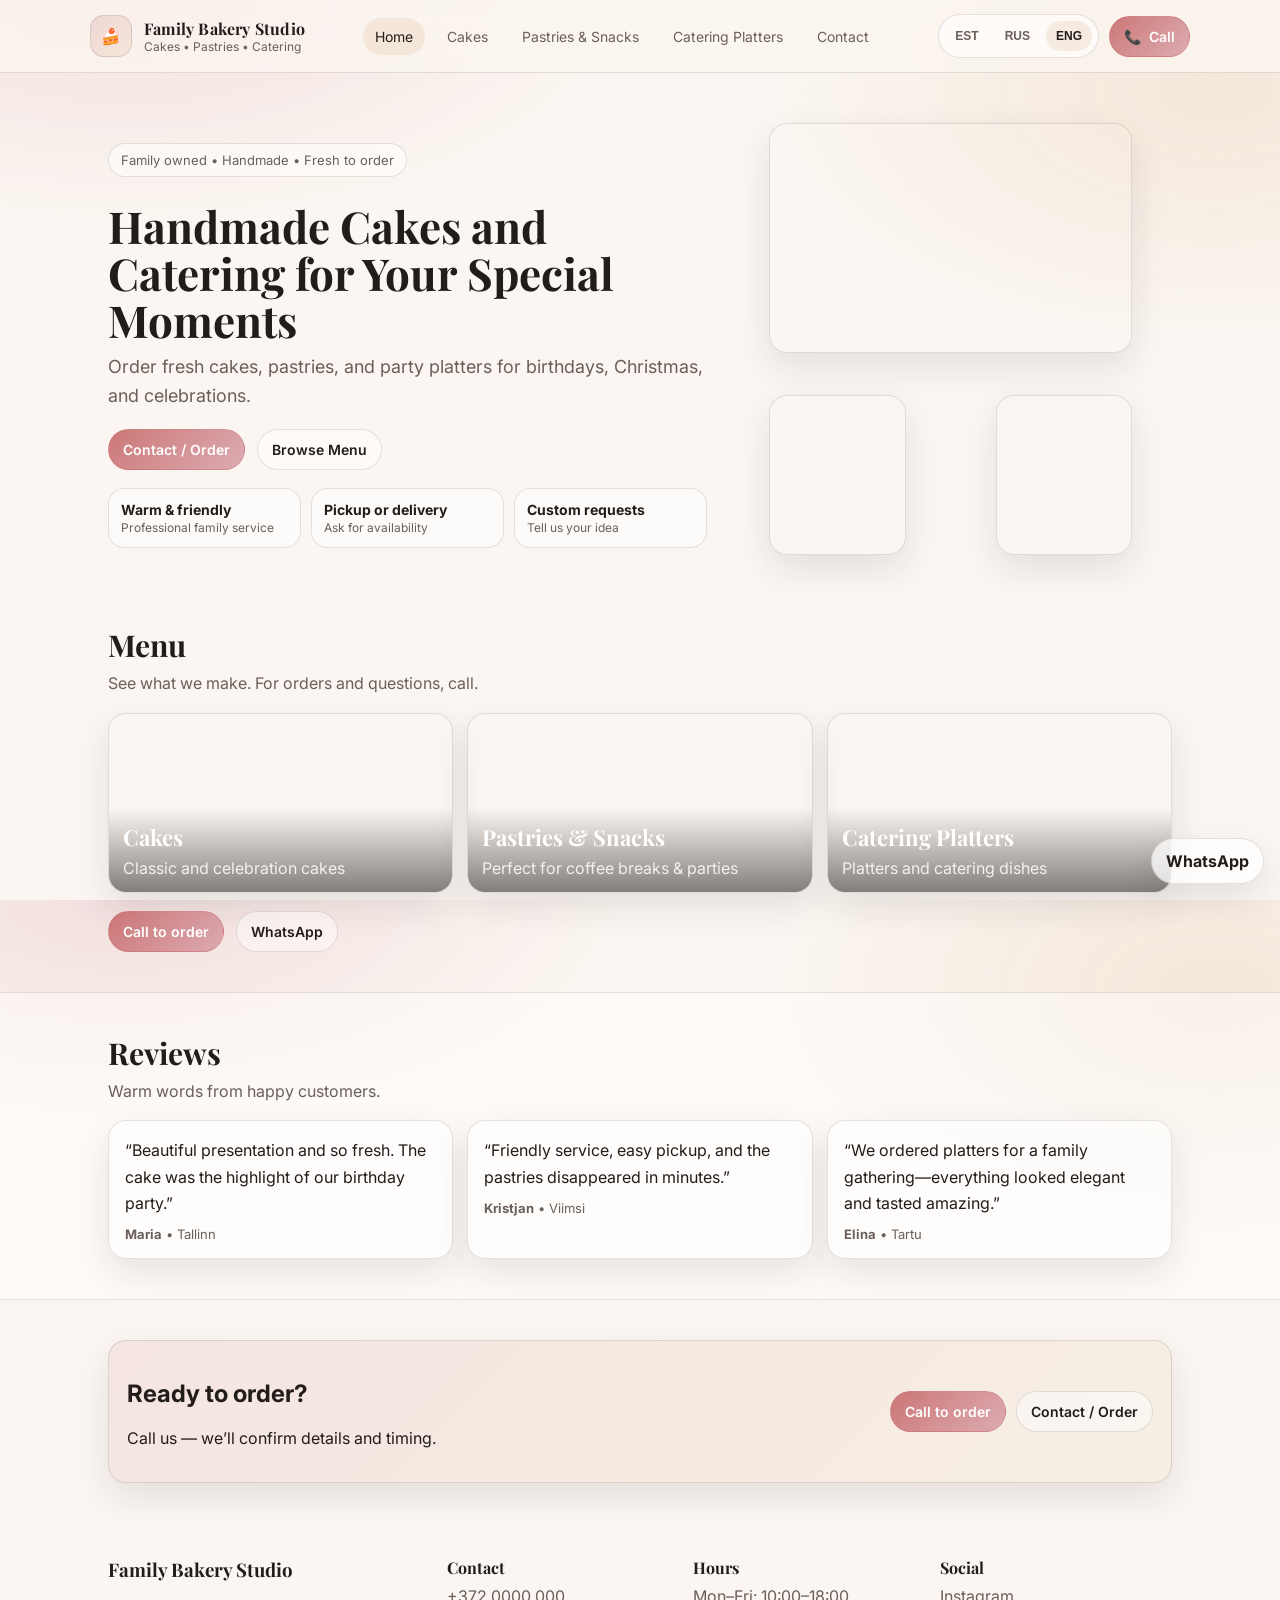
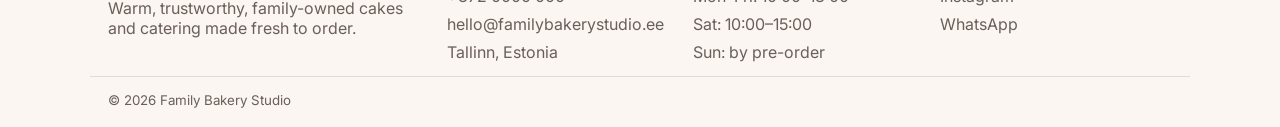
<file: index.html>
<!doctype html>
<html lang="en" data-lang>
<head>
  <meta charset="utf-8" />
  <meta name="viewport" content="width=device-width, initial-scale=1" />
  <title data-i18n="meta.title.home">Family Bakery Studio — Handmade Cakes & Catering</title>
  <meta name="description" content="Handmade cakes, pastries, and catering platters for birthdays, Christmas, and celebrations." data-i18n-attr="content" data-i18n="meta.desc.home" />
  <link rel="preconnect" href="https://fonts.googleapis.com">
  <link rel="preconnect" href="https://fonts.gstatic.com" crossorigin>
  <link href="https://fonts.googleapis.com/css2?family=Playfair+Display:wght@500;600;700&family=Inter:wght@300;400;500;600&display=swap" rel="stylesheet">
  <link rel="stylesheet" href="assets/css/styles.css" />
  <link rel="icon" href="assets/img/favicon.svg" type="image/svg+xml" />
</head>
<body>
  <a class="skip-link" href="#main" data-i18n="a.skip">Skip to content</a>

  <header class="site-header" data-header>
    <div class="container header-inner">
      <a class="brand" href="index.html" aria-label="Go to homepage">
        <span class="brand-mark" aria-hidden="true">🍰</span>
        <span class="brand-text">
          <span class="brand-name" data-i18n="brand.name">Family Bakery Studio</span>
          <span class="brand-tag" data-i18n="brand.tag">Cakes • Pastries • Catering</span>
        </span>
      </a>

      <nav class="nav" aria-label="Primary">
        <button class="nav-toggle" type="button" data-nav-toggle aria-expanded="false" aria-controls="nav-menu">
          <span class="nav-toggle-lines" aria-hidden="true"></span>
          <span class="sr-only" data-i18n="nav.menu">Menu</span>
        </button>

        <div class="nav-menu" id="nav-menu" data-nav-menu>
          <a href="index.html" class="nav-link is-active" data-i18n="nav.home">Home</a>
          <a href="cakes.html" class="nav-link" data-i18n="nav.cakes">Cakes</a>
          <a href="pastries.html" class="nav-link" data-i18n="nav.pastries">Pastries & Snacks</a>
          <a href="platters.html" class="nav-link" data-i18n="nav.platters">Catering Platters</a>
          <a href="contact.html" class="nav-link" data-i18n="nav.contact">Contact</a>
        </div>
      </nav>

      <div class="header-actions">
        <div class="lang" role="group" aria-label="Language">
          <button class="lang-btn" type="button" data-lang-btn data-lang-value="et">EST</button>
          <button class="lang-btn" type="button" data-lang-btn data-lang-value="ru">RUS</button>
          <button class="lang-btn" type="button" data-lang-btn data-lang-value="en">ENG</button>
        </div>
        <a class="btn btn-primary" href="#" data-call>
          <span aria-hidden="true">📞</span>
          <span data-i18n="cta.call">Call</span>
        </a>
      </div>
    </div>
  </header>

  <main id="main">
    <section class="hero">
      <div class="container hero-grid">
        <div class="hero-copy">
          <p class="pill" data-i18n="home.pill">Family owned • Handmade • Fresh to order</p>
          <h1 data-i18n="home.headline">Handmade Cakes and Catering for Your Special Moments</h1>
          <p class="lead" data-i18n="home.subheadline">Order fresh cakes, pastries, and party platters for birthdays, Christmas, and celebrations.</p>
          <div class="hero-cta">
            <a class="btn btn-primary" href="contact.html" data-i18n="cta.contact">Contact / Order</a>
            <a class="btn btn-ghost" href="#menu" data-i18n="cta.browse">Browse Menu</a>
          </div>
          <div class="hero-trust">
            <div class="trust-item">
              <strong data-i18n="home.trust.1.t">Warm & friendly</strong>
              <span data-i18n="home.trust.1.d">Professional family service</span>
            </div>
            <div class="trust-item">
              <strong data-i18n="home.trust.2.t">Pickup or delivery</strong>
              <span data-i18n="home.trust.2.d">Ask for availability</span>
            </div>
            <div class="trust-item">
              <strong data-i18n="home.trust.3.t">Custom requests</strong>
              <span data-i18n="home.trust.3.d">Tell us your idea</span>
            </div>
          </div>
        </div>

        <div class="hero-media" aria-label="Food photography preview">
          <div class="photo-grid">
            <figure class="photo" style="--ph:url('https://images.unsplash.com/photo-1542826438-bd32f43d626f?auto=format&fit=crop&w=1200&q=70')">
              <figcaption class="sr-only">Cake on a stand</figcaption>
            </figure>
            <figure class="photo" style="--ph:url('https://images.unsplash.com/photo-1542826438-1c3d11b1b6d5?auto=format&fit=crop&w=1200&q=70')">
              <figcaption class="sr-only">Pastries on tray</figcaption>
            </figure>
            <figure class="photo" style="--ph:url('https://images.unsplash.com/photo-1540189549336-e6e99c3679fe?auto=format&fit=crop&w=1200&q=70')">
              <figcaption class="sr-only">Catering platter</figcaption>
            </figure>
          </div>
        </div>
      </div>
    </section>

    <section class="section" id="menu">
      <div class="container">
        <div class="section-head">
          <h2 data-i18n="home.menu.title">Menu</h2>
          <p data-i18n="home.menu.desc">See what we make. For orders and questions, call or message.</p>
        </div>

        <div class="grid tiles">
          <a class="tile" href="cakes.html" style="--img:url('https://images.unsplash.com/photo-1563805042-7684c019e1cb?auto=format&fit=crop&w=1400&q=70')">
            <div class="tile-body">
              <h3 data-i18n="nav.cakes">Cakes</h3>
              <p class="muted" data-i18n="home.tiles.cakes">Classic and celebration cakes</p>
            </div>
          </a>
          <a class="tile" href="pastries.html" style="--img:url('https://images.unsplash.com/photo-1519869325930-281384150729?auto=format&fit=crop&w=1400&q=70')">
            <div class="tile-body">
              <h3 data-i18n="nav.pastries">Pastries & Snacks</h3>
              <p class="muted" data-i18n="home.tiles.pastries">Perfect for coffee breaks & parties</p>
            </div>
          </a>
          <a class="tile" href="platters.html" style="--img:url('https://images.unsplash.com/photo-1543332164-6e82f355bad4?auto=format&fit=crop&w=1400&q=70')">
            <div class="tile-body">
              <h3 data-i18n="nav.platters">Catering Platters</h3>
              <p class="muted" data-i18n="home.tiles.platters">Platters and catering dishes</p>
            </div>
          </a>
        </div>

        <div class="section-actions">
          <a class="btn btn-primary" href="#" data-call data-i18n="cta.callNow">Call to order</a>
          <a class="btn btn-ghost" href="#" data-whatsapp data-i18n="cta.whatsapp">WhatsApp</a>
        </div>
      </div>
    </section>

    <section class="section section-alt">
      <div class="container">
        <div class="section-head">
          <h2 data-i18n="home.reviews.title">Reviews</h2>
          <p data-i18n="home.reviews.desc">Warm words from happy customers.</p>
        </div>

        <div class="grid reviews">
          <article class="review">
            <p class="review-text" data-i18n="reviews.1">“Beautiful presentation and so fresh. The cake was the highlight of our birthday party.”</p>
            <p class="review-meta"><strong>Maria</strong> • Tallinn</p>
          </article>
          <article class="review">
            <p class="review-text" data-i18n="reviews.2">“Friendly service, easy pickup, and the pastries disappeared in minutes.”</p>
            <p class="review-meta"><strong>Kristjan</strong> • Viimsi</p>
          </article>
          <article class="review">
            <p class="review-text" data-i18n="reviews.3">“We ordered platters for a family gathering—everything looked elegant and tasted amazing.”</p>
            <p class="review-meta"><strong>Elina</strong> • Tartu</p>
          </article>
        </div>
      </div>
    </section>

    <section class="section">
      <div class="container">
        <div class="cta-banner">
          <div>
            <h2 data-i18n="home.banner.title">Ready to order?</h2>
            <p data-i18n="home.banner.desc">Call us or message on WhatsApp — we’ll confirm details and timing.</p>
          </div>
          <div class="cta-actions">
            <a class="btn btn-primary" href="#" data-call data-i18n="cta.callNow">Call to order</a>
            <a class="btn btn-ghost" href="contact.html" data-i18n="cta.contact">Contact / Order</a>
          </div>
        </div>
      </div>
    </section>
  </main>

  <a class="whatsapp" href="#" data-whatsapp aria-label="Contact us on WhatsApp">
    <span aria-hidden="true">WhatsApp</span>
  </a>

  <footer class="site-footer">
    <div class="container footer-grid">
      <div>
        <h3 data-i18n="brand.name">Family Bakery Studio</h3>
        <p class="muted" data-i18n="footer.about">Warm, trustworthy, family-owned cakes and catering made fresh to order.</p>
      </div>
      <div>
        <h4 data-i18n="footer.contact">Contact</h4>
        <ul class="footer-list">
          <li><a href="#" data-call>+372 0000 000</a></li>
          <li><a href="mailto:hello@familybakerystudio.ee">hello@familybakerystudio.ee</a></li>
          <li class="muted" data-i18n="footer.location">Tallinn, Estonia</li>
        </ul>
      </div>
      <div>
        <h4 data-i18n="footer.hours">Hours</h4>
        <ul class="footer-list">
          <li data-i18n="footer.h1">Mon–Fri: 10:00–18:00</li>
          <li data-i18n="footer.h2">Sat: 10:00–15:00</li>
          <li data-i18n="footer.h3">Sun: by pre-order</li>
        </ul>
      </div>
      <div>
        <h4 data-i18n="footer.social">Social</h4>
        <ul class="footer-list">
          <li><a href="#" data-instagram>Instagram</a></li>
          <li><a href="#" data-whatsapp data-i18n="cta.whatsapp">WhatsApp</a></li>
        </ul>
      </div>
    </div>
    <div class="container footer-bottom">
      <small class="muted">© <span data-year></span> <span data-i18n="brand.name">Family Bakery Studio</span></small>
    </div>
  </footer>

  <script src="assets/js/data.js"></script>
  <script src="assets/js/ui.js"></script>
</body>
</html>
</file>
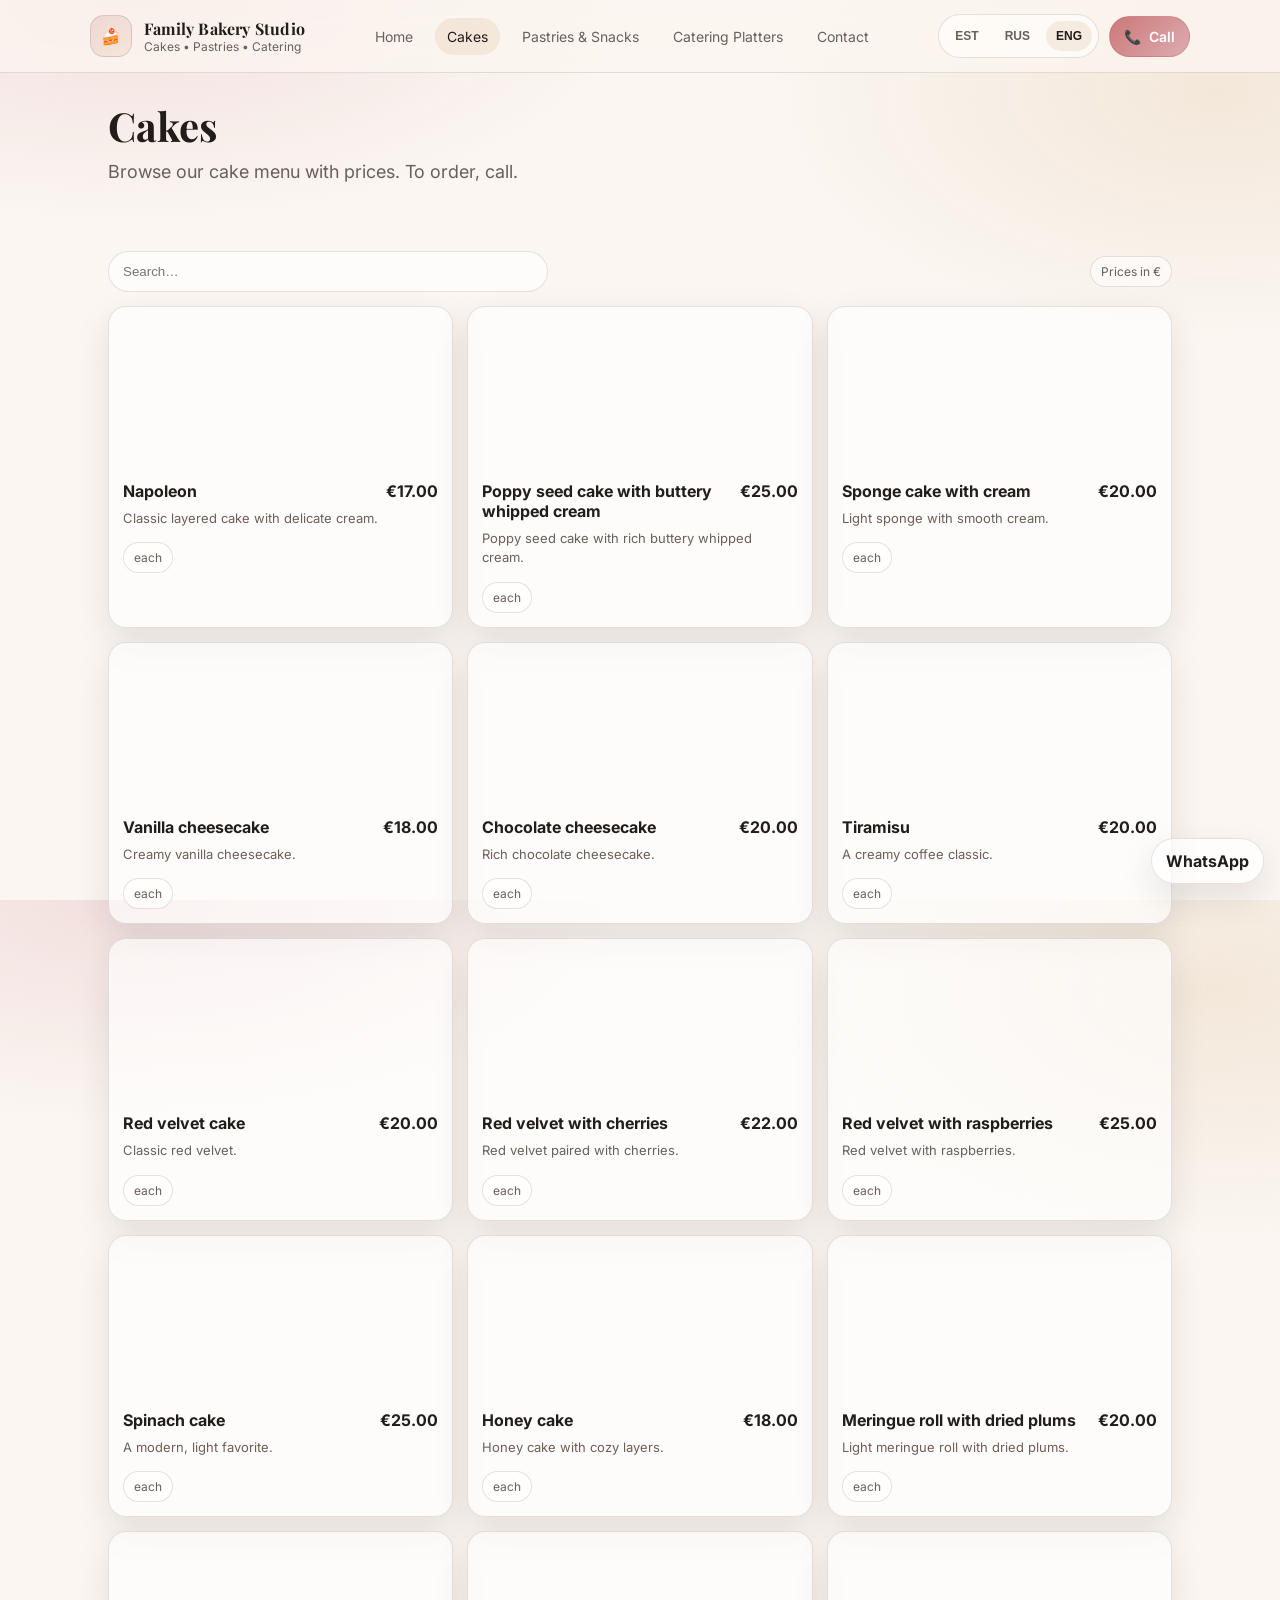
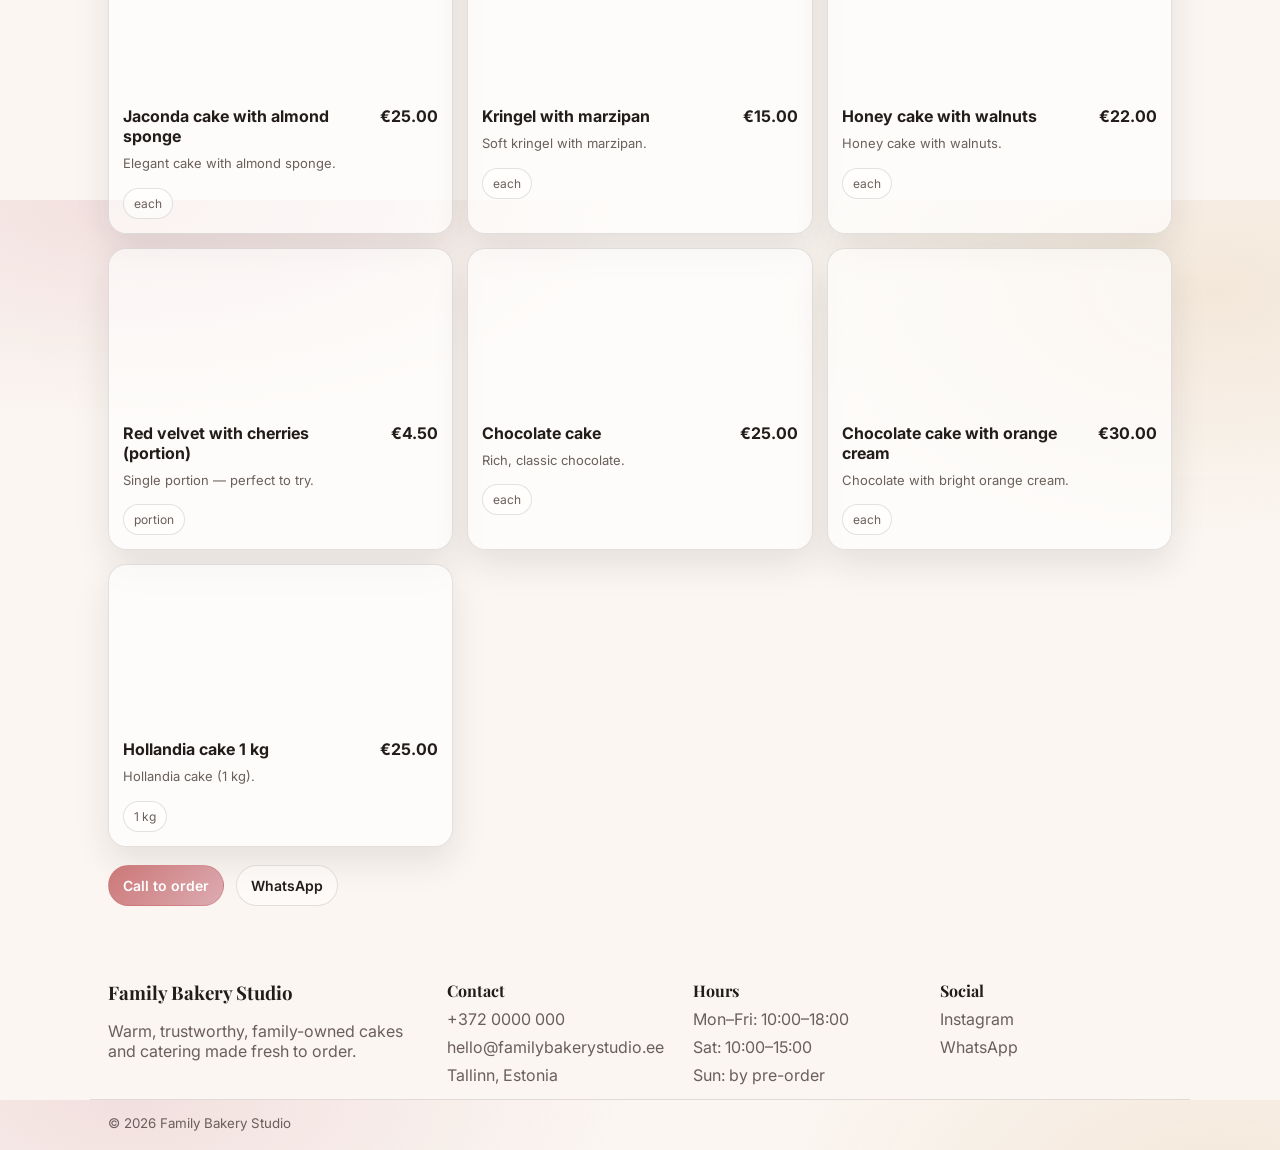
<file: cakes.html>
<!doctype html>
<html lang="en" data-lang>
<head>
  <meta charset="utf-8" />
  <meta name="viewport" content="width=device-width, initial-scale=1" />
  <title data-i18n="meta.title.cakes">Cakes — Family Bakery Studio</title>
  <meta name="description" content="Browse handmade cakes with prices and photos." data-i18n-attr="content" data-i18n="meta.desc.cakes" />
  <link rel="preconnect" href="https://fonts.googleapis.com">
  <link rel="preconnect" href="https://fonts.gstatic.com" crossorigin>
  <link href="https://fonts.googleapis.com/css2?family=Playfair+Display:wght@500;600;700&family=Inter:wght@300;400;500;600&display=swap" rel="stylesheet">
  <link rel="stylesheet" href="assets/css/styles.css" />
  <link rel="icon" href="assets/img/favicon.svg" type="image/svg+xml" />
</head>
<body>
  <a class="skip-link" href="#main" data-i18n="a.skip">Skip to content</a>

  <header class="site-header" data-header>
    <div class="container header-inner">
      <a class="brand" href="index.html" aria-label="Go to homepage">
        <span class="brand-mark" aria-hidden="true">🍰</span>
        <span class="brand-text">
          <span class="brand-name" data-i18n="brand.name">Family Bakery Studio</span>
          <span class="brand-tag" data-i18n="brand.tag">Cakes • Pastries • Catering</span>
        </span>
      </a>

      <nav class="nav" aria-label="Primary">
        <button class="nav-toggle" type="button" data-nav-toggle aria-expanded="false" aria-controls="nav-menu">
          <span class="nav-toggle-lines" aria-hidden="true"></span>
          <span class="sr-only" data-i18n="nav.menu">Menu</span>
        </button>

        <div class="nav-menu" id="nav-menu" data-nav-menu>
          <a href="index.html" class="nav-link" data-i18n="nav.home">Home</a>
          <a href="cakes.html" class="nav-link is-active" data-i18n="nav.cakes">Cakes</a>
          <a href="pastries.html" class="nav-link" data-i18n="nav.pastries">Pastries & Snacks</a>
          <a href="platters.html" class="nav-link" data-i18n="nav.platters">Catering Platters</a>
          <a href="contact.html" class="nav-link" data-i18n="nav.contact">Contact</a>
        </div>
      </nav>

      <div class="header-actions">
        <div class="lang" role="group" aria-label="Language">
          <button class="lang-btn" type="button" data-lang-btn data-lang-value="et">EST</button>
          <button class="lang-btn" type="button" data-lang-btn data-lang-value="ru">RUS</button>
          <button class="lang-btn" type="button" data-lang-btn data-lang-value="en">ENG</button>
        </div>
        <a class="btn btn-primary" href="#" data-call>
          <span aria-hidden="true">📞</span>
          <span data-i18n="cta.call">Call</span>
        </a>
      </div>
    </div>
  </header>

  <main id="main" class="page">
    <section class="page-hero">
      <div class="container">
        <h1 data-i18n="nav.cakes">Cakes</h1>
        <p class="lead" data-i18n="cakes.lead">Browse our cake menu with prices. To order, call or message.</p>
      </div>
    </section>

    <section class="section">
      <div class="container">
        <div class="toolbar">
          <div class="search">
            <label class="sr-only" for="search" data-i18n="search.label">Search</label>
            <input id="search" type="search" placeholder="Search…" data-i18n-attr="placeholder" data-i18n="search.placeholder" data-search />
          </div>
          <div class="pill small" data-i18n="prices.eur">Prices in €</div>
        </div>

        <div class="grid cards" data-products data-category="cakes"></div>

        <div class="section-actions">
          <a class="btn btn-primary" href="#" data-call data-i18n="cta.callNow">Call to order</a>
          <a class="btn btn-ghost" href="#" data-whatsapp data-i18n="cta.whatsapp">WhatsApp</a>
        </div>
      </div>
    </section>
  </main>

  <a class="whatsapp" href="#" data-whatsapp aria-label="Contact us on WhatsApp">
    <span aria-hidden="true">WhatsApp</span>
  </a>

  <footer class="site-footer">
    <div class="container footer-grid">
      <div>
        <h3 data-i18n="brand.name">Family Bakery Studio</h3>
        <p class="muted" data-i18n="footer.about">Warm, trustworthy, family-owned cakes and catering made fresh to order.</p>
      </div>
      <div>
        <h4 data-i18n="footer.contact">Contact</h4>
        <ul class="footer-list">
          <li><a href="#" data-call>+372 0000 000</a></li>
          <li><a href="mailto:hello@familybakerystudio.ee">hello@familybakerystudio.ee</a></li>
          <li class="muted" data-i18n="footer.location">Tallinn, Estonia</li>
        </ul>
      </div>
      <div>
        <h4 data-i18n="footer.hours">Hours</h4>
        <ul class="footer-list">
          <li data-i18n="footer.h1">Mon–Fri: 10:00–18:00</li>
          <li data-i18n="footer.h2">Sat: 10:00–15:00</li>
          <li data-i18n="footer.h3">Sun: by pre-order</li>
        </ul>
      </div>
      <div>
        <h4 data-i18n="footer.social">Social</h4>
        <ul class="footer-list">
          <li><a href="#" data-instagram>Instagram</a></li>
          <li><a href="#" data-whatsapp data-i18n="cta.whatsapp">WhatsApp</a></li>
        </ul>
      </div>
    </div>
    <div class="container footer-bottom">
      <small class="muted">© <span data-year></span> <span data-i18n="brand.name">Family Bakery Studio</span></small>
    </div>
  </footer>

  <script src="assets/js/data.js"></script>
  <script src="assets/js/ui.js"></script>
</body>
</html>
</file>
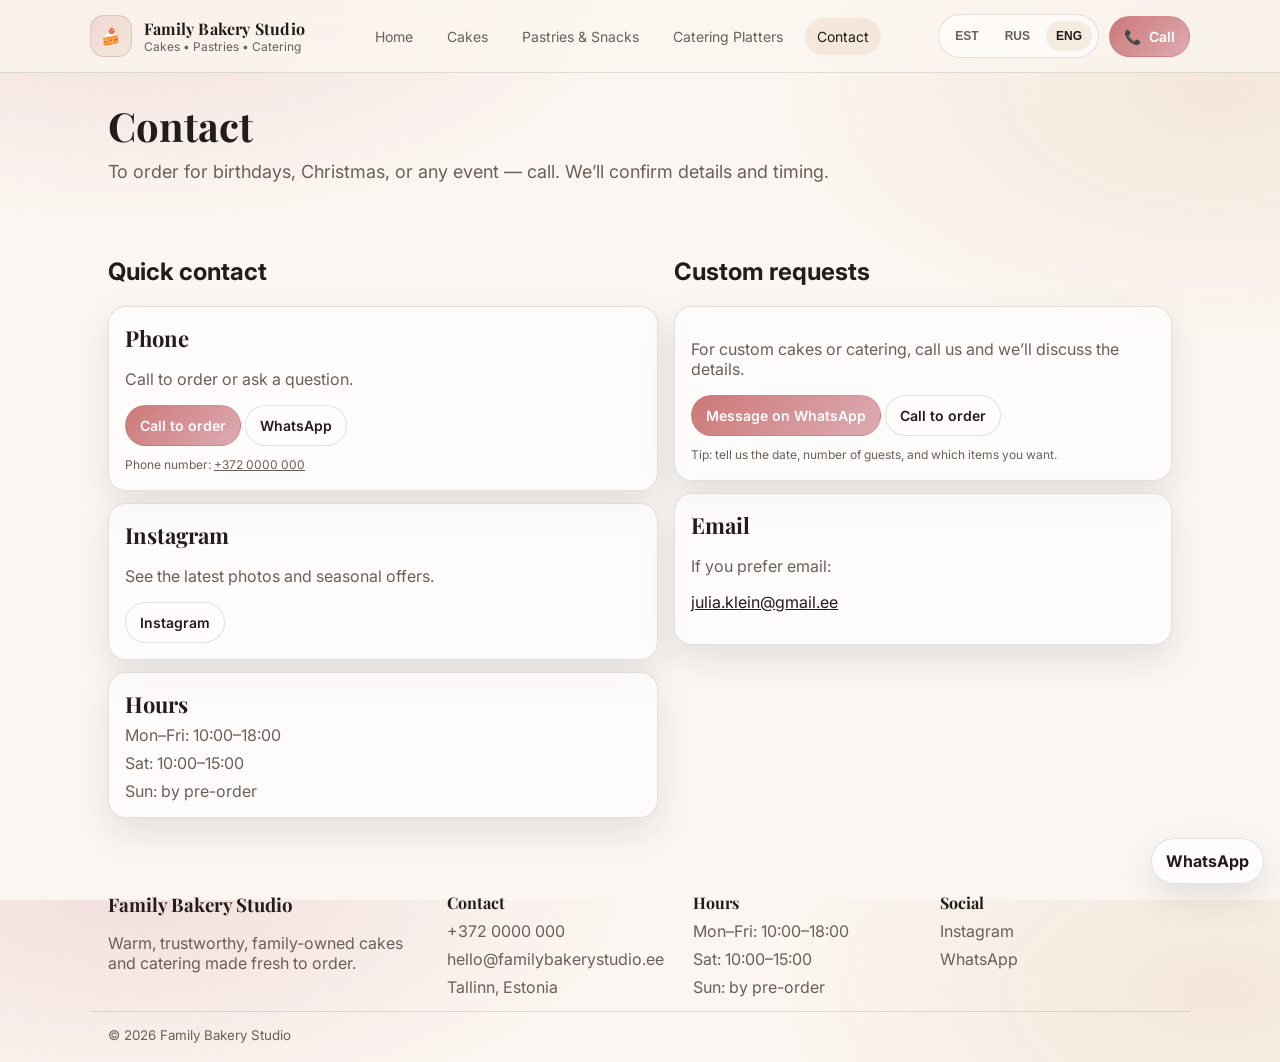
<file: contact.html>
<!doctype html>
<html lang="en" data-lang>
<head>
  <meta charset="utf-8" />
  <meta name="viewport" content="width=device-width, initial-scale=1" />
  <title data-i18n="meta.title.contact">Contact — Family Bakery Studio</title>
  <meta name="description" content="Call or message our family-owned home bakery studio to order." data-i18n-attr="content" data-i18n="meta.desc.contact" />
  <link rel="preconnect" href="https://fonts.googleapis.com">
  <link rel="preconnect" href="https://fonts.gstatic.com" crossorigin>
  <link href="https://fonts.googleapis.com/css2?family=Playfair+Display:wght@500;600;700&family=Inter:wght@300;400;500;600&display=swap" rel="stylesheet">
  <link rel="stylesheet" href="assets/css/styles.css" />
  <link rel="icon" href="assets/img/favicon.svg" type="image/svg+xml" />
</head>
<body>
  <a class="skip-link" href="#main" data-i18n="a.skip">Skip to content</a>

  <header class="site-header" data-header>
    <div class="container header-inner">
      <a class="brand" href="index.html" aria-label="Go to homepage">
        <span class="brand-mark" aria-hidden="true">🍰</span>
        <span class="brand-text">
          <span class="brand-name" data-i18n="brand.name">Family Bakery Studio</span>
          <span class="brand-tag" data-i18n="brand.tag">Cakes • Pastries • Catering</span>
        </span>
      </a>

      <nav class="nav" aria-label="Primary">
        <button class="nav-toggle" type="button" data-nav-toggle aria-expanded="false" aria-controls="nav-menu">
          <span class="nav-toggle-lines" aria-hidden="true"></span>
          <span class="sr-only" data-i18n="nav.menu">Menu</span>
        </button>

        <div class="nav-menu" id="nav-menu" data-nav-menu>
          <a href="index.html" class="nav-link" data-i18n="nav.home">Home</a>
          <a href="cakes.html" class="nav-link" data-i18n="nav.cakes">Cakes</a>
          <a href="pastries.html" class="nav-link" data-i18n="nav.pastries">Pastries & Snacks</a>
          <a href="platters.html" class="nav-link" data-i18n="nav.platters">Catering Platters</a>
          <a href="contact.html" class="nav-link is-active" data-i18n="nav.contact">Contact</a>
        </div>
      </nav>

      <div class="header-actions">
        <div class="lang" role="group" aria-label="Language">
          <button class="lang-btn" type="button" data-lang-btn data-lang-value="et">EST</button>
          <button class="lang-btn" type="button" data-lang-btn data-lang-value="ru">RUS</button>
          <button class="lang-btn" type="button" data-lang-btn data-lang-value="en">ENG</button>
        </div>
        <a class="btn btn-primary" href="#" data-call>
          <span aria-hidden="true">📞</span>
          <span data-i18n="cta.call">Call</span>
        </a>
      </div>
    </div>
  </header>

  <main id="main" class="page">
    <section class="page-hero">
      <div class="container">
        <h1 data-i18n="nav.contact">Contact</h1>
        <p class="lead" data-i18n="contact.lead">To order for birthdays, Christmas, or any event — call or message. We’ll confirm details and timing.</p>
      </div>
    </section>

    <section class="section">
      <div class="container">
        <div class="two-col">
          <div>
            <h2 data-i18n="contact.quick">Quick contact</h2>

            <div class="panel">
              <h3 data-i18n="contact.phone">Phone</h3>
              <p class="muted" data-i18n="contact.phoneDesc">Call to order or ask a question.</p>
              <div class="row">
                <a class="btn btn-primary" href="#" data-call data-i18n="cta.callNow">Call to order</a>
                <a class="btn btn-ghost" href="#" data-whatsapp data-i18n="cta.whatsapp">WhatsApp</a>
              </div>
              <p class="note"><span data-i18n="contact.number">Phone number</span>: <a href="#" data-call>+372 0000 000</a></p>
            </div>

            <div class="panel" style="margin-top:12px">
              <h3 data-i18n="contact.instagram">Instagram</h3>
              <p class="muted" data-i18n="contact.instagramDesc">See the latest photos and seasonal offers.</p>
              <a class="btn btn-ghost" href="#" data-instagram>Instagram</a>
            </div>

            <div class="panel" style="margin-top:12px">
              <h3 data-i18n="contact.hours">Hours</h3>
              <ul class="footer-list">
                <li data-i18n="footer.h1">Mon–Fri: 10:00–18:00</li>
                <li data-i18n="footer.h2">Sat: 10:00–15:00</li>
                <li data-i18n="footer.h3">Sun: by pre-order</li>
              </ul>
            </div>
          </div>

          <div>
            <h2 data-i18n="contact.custom">Custom requests</h2>
            <div class="panel">
              <p class="muted" data-i18n="contact.customDesc">For custom cakes or catering, send a message on WhatsApp. If you have an inspiration photo, you can send it there too.</p>
              <div class="row">
                <a class="btn btn-primary" href="#" data-whatsapp data-i18n="cta.whatsappMessage">Message on WhatsApp</a>
                <a class="btn btn-ghost" href="#" data-call data-i18n="cta.callNow">Call to order</a>
              </div>
              <p class="note" data-i18n="contact.tip">Tip: tell us the date, number of guests, and which items you want.</p>
            </div>

            <div class="panel" style="margin-top:12px">
              <h3 data-i18n="contact.email">Email</h3>
              <p class="muted" data-i18n="contact.emailDesc">If you prefer email:</p>
              <p><a href="mailto:julia.klein@gmail.ee">julia.klein@gmail.ee</a></p>
            </div>
          </div>
        </div>
      </div>
    </section>
  </main>

  <a class="whatsapp" href="#" data-whatsapp aria-label="Contact us on WhatsApp">
    <span aria-hidden="true">WhatsApp</span>
  </a>

  <footer class="site-footer">

<div class="container footer-grid">

<div>

<h3 data-i18n="brand.name">Семейная домашняя выпечка</h3>

<p class="muted" data-i18n="footer.about">Тёплая и надёжная семейная студия — свежие торты и кейтеринг под заказ.</p>

</div>

<div>

<h4 data-i18n="footer.contact">Контакты</h4>

<ul class="footer-list">

<li><a href="tel:+3720000000" data-call="">+372 0000 000</a></li>

<li><a href="mailto:hello@familybakerystudio.ee">hello@familybakerystudio.ee</a></li>

<li class="muted" data-i18n="footer.location">Таллинн, Эстония</li>

</ul>

</div>

<div>

<h4 data-i18n="footer.hours">Время</h4>

<ul class="footer-list">

<li data-i18n="footer.h1">Пн–Пт: 10:00–18:00</li>

<li data-i18n="footer.h2">Сб: 10:00–15:00</li>

<li data-i18n="footer.h3">Вс: по предзаказу</li>

</ul>

</div>

<div>

<h4 data-i18n="footer.social">Соцсети</h4>

<ul class="footer-list">

<li><a href="https://instagram.com/" data-instagram="" target="_blank" rel="noopener">Instagram</a></li>

<li><a href="https://wa.me/3720000000?text=%D0%97%D0%B4%D1%80%D0%B0%D0%B2%D1%81%D1%82%D0%B2%D1%83%D0%B9%D1%82%D0%B5!%20%D0%A5%D0%BE%D1%87%D1%83%20%D1%81%D0%B4%D0%B5%D0%BB%D0%B0%D1%82%D1%8C%20%D0%B7%D0%B0%D0%BA%D0%B0%D0%B7.%20%D0%9C%D0%BE%D0%B6%D0%B5%D1%82%D0%B5%20%D0%BF%D0%BE%D0%BC%D0%BE%D1%87%D1%8C%3F" data-whatsapp="" data-i18n="cta.whatsapp" target="_blank" rel="noopener">WhatsApp</a></li>

</ul>

</div>

</div>

<div class="container footer-bottom">

<small class="muted">© <span data-year="">2026</span> <span data-i18n="brand.name">Семейная домашняя выпечка</span></small>

</div>

</footer>

  <script src="assets/js/data.js"></script>
  <script src="assets/js/ui.js"></script>
</body>
</html>
</file>
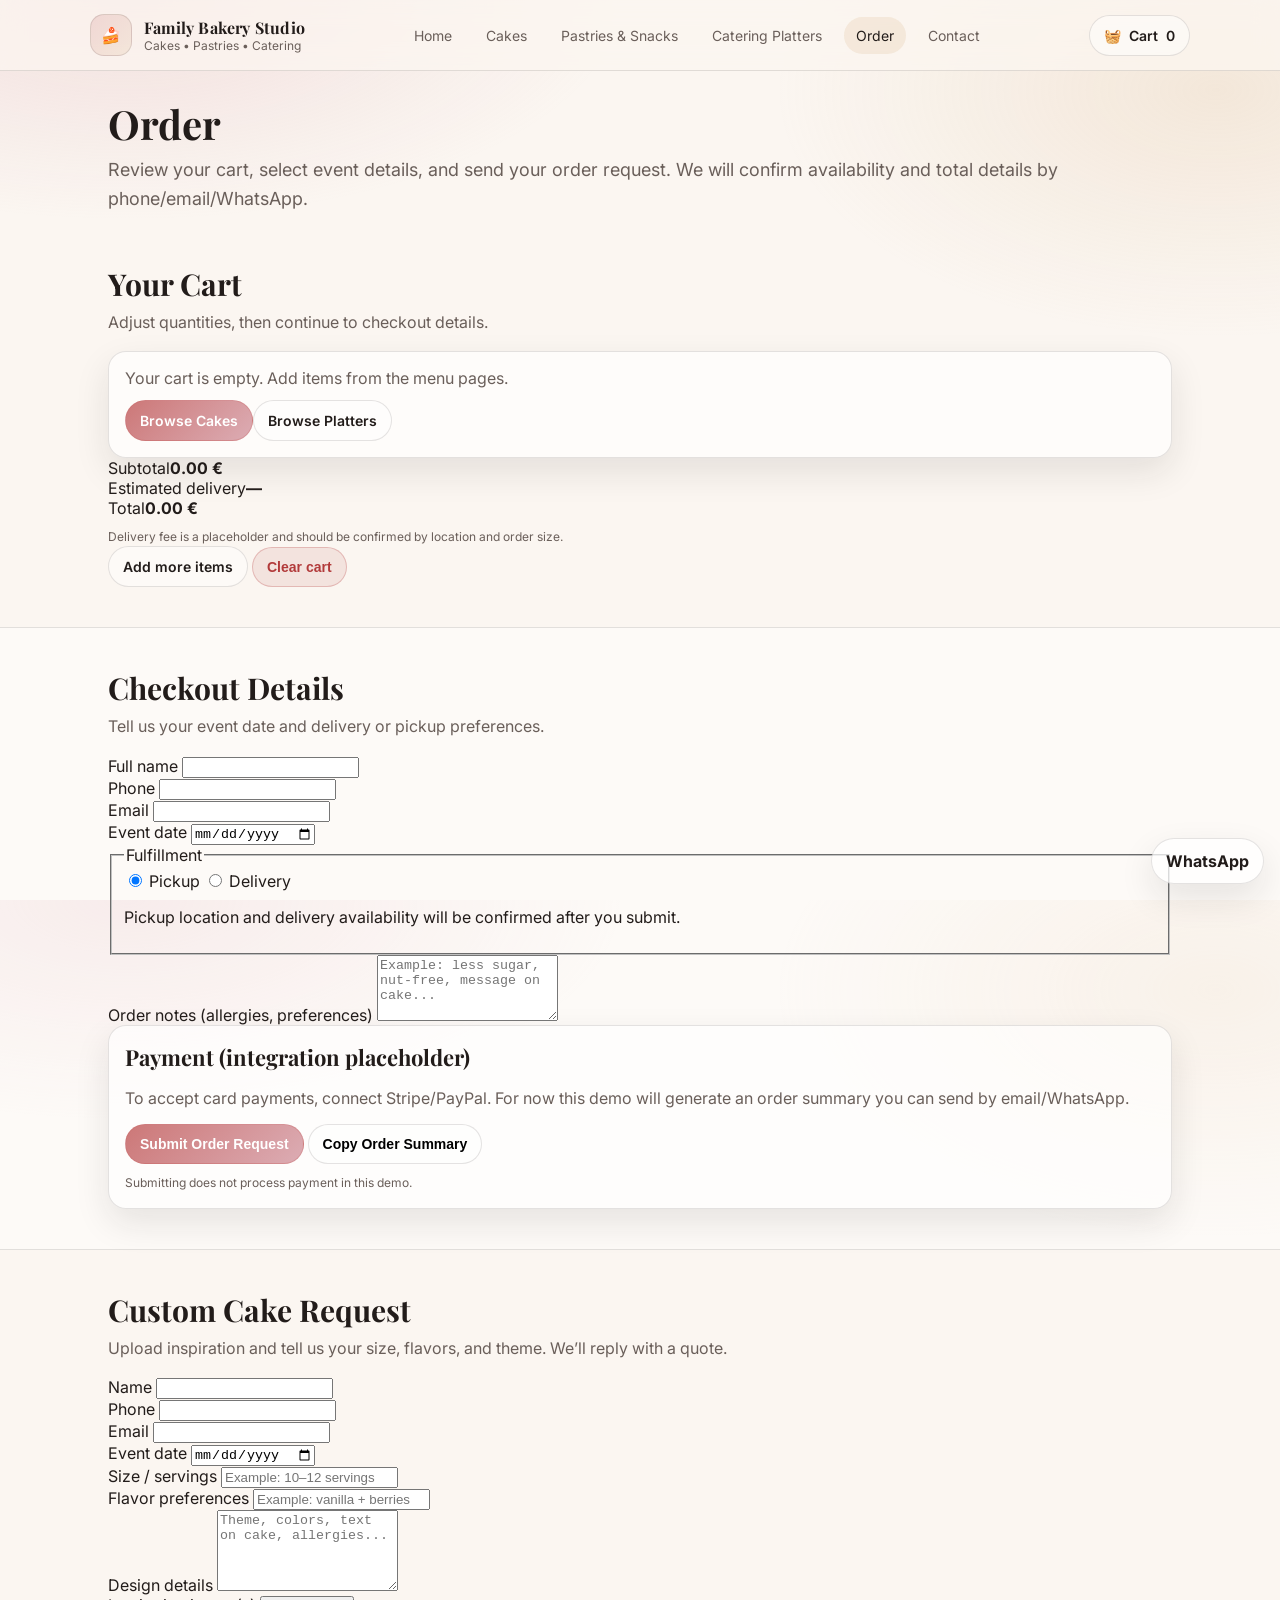
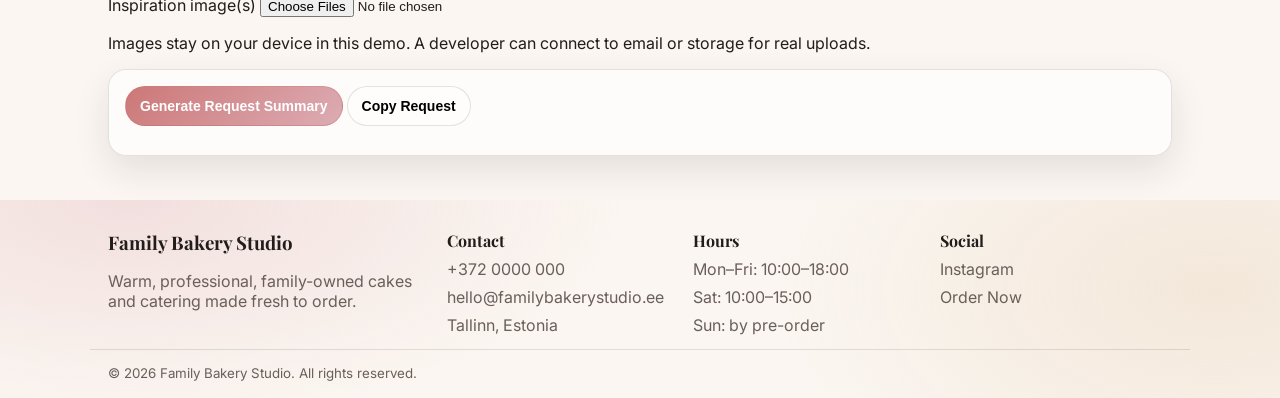
<file: order.html>
<!doctype html>
<html lang="en">
<head>
  <meta charset="utf-8" />
  <meta name="viewport" content="width=device-width, initial-scale=1" />
  <title>Order — Family Bakery Studio</title>
  <meta name="description" content="Order cakes, pastries, and catering online. Choose pickup or delivery and submit your event details." />
  <link rel="preconnect" href="https://fonts.googleapis.com">
  <link rel="preconnect" href="https://fonts.gstatic.com" crossorigin>
  <link href="https://fonts.googleapis.com/css2?family=Playfair+Display:wght@500;600;700&family=Inter:wght@300;400;500;600&display=swap" rel="stylesheet">
  <link rel="stylesheet" href="assets/css/styles.css" />
  <link rel="icon" href="assets/img/favicon.svg" type="image/svg+xml" />
</head>
<body>
  <a class="skip-link" href="#main">Skip to content</a>

  <header class="site-header" data-header>
    <div class="container header-inner">
      <a class="brand" href="index.html" aria-label="Go to homepage">
        <span class="brand-mark" aria-hidden="true">🍰</span>
        <span class="brand-text">
          <span class="brand-name">Family Bakery Studio</span>
          <span class="brand-tag">Cakes • Pastries • Catering</span>
        </span>
      </a>

      <nav class="nav" aria-label="Primary">
        <button class="nav-toggle" type="button" data-nav-toggle aria-expanded="false" aria-controls="nav-menu">
          <span class="nav-toggle-lines" aria-hidden="true"></span>
          <span class="sr-only">Menu</span>
        </button>

        <div class="nav-menu" id="nav-menu" data-nav-menu>
          <a href="index.html" class="nav-link">Home</a>
          <a href="cakes.html" class="nav-link">Cakes</a>
          <a href="pastries.html" class="nav-link">Pastries & Snacks</a>
          <a href="platters.html" class="nav-link">Catering Platters</a>
          <a href="order.html" class="nav-link is-active">Order</a>
          <a href="contact.html" class="nav-link">Contact</a>
        </div>
      </nav>

      <div class="header-actions">
        <a class="btn btn-ghost" href="#cart" aria-label="View cart">
          <span aria-hidden="true">🧺</span>
          <span>Cart</span>
          <span class="badge" data-cart-count>0</span>
        </a>
      </div>
    </div>
  </header>

  <main id="main" class="page">
    <section class="page-hero">
      <div class="container">
        <h1>Order</h1>
        <p class="lead">Review your cart, select event details, and send your order request. We will confirm availability and total details by phone/email/WhatsApp.</p>
      </div>
    </section>

    <section class="section" id="cart">
      <div class="container">
        <div class="section-head">
          <h2>Your Cart</h2>
          <p class="muted">Adjust quantities, then continue to checkout details.</p>
        </div>

        <div class="cart" data-cart></div>

        <div class="cart-summary" data-cart-summary>
          <div class="cart-totals">
            <div class="total-row"><span>Subtotal</span><strong data-subtotal>€0.00</strong></div>
            <div class="total-row"><span>Estimated delivery</span><strong data-delivery-fee>—</strong></div>
            <div class="total-row grand"><span>Total</span><strong data-total>€0.00</strong></div>
            <p class="note">Delivery fee is a placeholder and should be confirmed by location and order size.</p>
          </div>
          <div class="cart-actions">
            <a class="btn btn-ghost" href="cakes.html">Add more items</a>
            <button class="btn btn-danger" type="button" data-clear-cart>Clear cart</button>
          </div>
        </div>
      </div>
    </section>

    <section class="section section-alt" id="checkout">
      <div class="container">
        <div class="section-head">
          <h2>Checkout Details</h2>
          <p class="muted">Tell us your event date and delivery or pickup preferences.</p>
        </div>

        <form class="form" data-checkout-form>
          <div class="form-grid">
            <div class="field">
              <label for="name">Full name</label>
              <input id="name" name="name" autocomplete="name" required />
            </div>
            <div class="field">
              <label for="phone">Phone</label>
              <input id="phone" name="phone" autocomplete="tel" required />
            </div>
            <div class="field">
              <label for="email">Email</label>
              <input id="email" name="email" type="email" autocomplete="email" required />
            </div>
            <div class="field">
              <label for="eventDate">Event date</label>
              <input id="eventDate" name="eventDate" type="date" required />
            </div>

            <fieldset class="field fieldset">
              <legend>Fulfillment</legend>
              <div class="radio-row">
                <label class="radio"><input type="radio" name="fulfillment" value="pickup" checked /> Pickup</label>
                <label class="radio"><input type="radio" name="fulfillment" value="delivery" /> Delivery</label>
              </div>
              <p class="hint">Pickup location and delivery availability will be confirmed after you submit.</p>
            </fieldset>

            <div class="field" data-delivery-address hidden>
              <label for="address">Delivery address</label>
              <input id="address" name="address" autocomplete="street-address" placeholder="Street, city" />
            </div>

            <div class="field" style="grid-column: 1 / -1;">
              <label for="notes">Order notes (allergies, preferences)</label>
              <textarea id="notes" name="notes" rows="4" placeholder="Example: less sugar, nut-free, message on cake..."></textarea>
            </div>
          </div>

          <div class="panel payment">
            <h3>Payment (integration placeholder)</h3>
            <p class="muted">To accept card payments, connect Stripe/PayPal. For now this demo will generate an order summary you can send by email/WhatsApp.</p>
            <div class="payment-buttons">
              <button class="btn btn-primary" type="submit">Submit Order Request</button>
              <button class="btn btn-ghost" type="button" data-copy-order>Copy Order Summary</button>
            </div>
            <p class="note">Submitting does not process payment in this demo.</p>
          </div>

          <div class="panel" data-order-result hidden>
            <h3>Order request ready</h3>
            <p class="muted">Use the summary below to send via email or WhatsApp.</p>
            <pre class="summary" data-order-summary></pre>
            <div class="row">
              <a class="btn btn-ghost" href="#" data-send-whatsapp>Send via WhatsApp</a>
              <a class="btn btn-ghost" href="mailto:hello@familybakerystudio.ee" data-send-email>Send via Email</a>
            </div>
          </div>
        </form>
      </div>
    </section>

    <section class="section" id="custom">
      <div class="container">
        <div class="section-head">
          <h2>Custom Cake Request</h2>
          <p class="muted">Upload inspiration and tell us your size, flavors, and theme. We’ll reply with a quote.</p>
        </div>

        <form class="form" data-custom-form>
          <div class="form-grid">
            <div class="field">
              <label for="cName">Name</label>
              <input id="cName" name="name" autocomplete="name" required />
            </div>
            <div class="field">
              <label for="cPhone">Phone</label>
              <input id="cPhone" name="phone" autocomplete="tel" required />
            </div>
            <div class="field">
              <label for="cEmail">Email</label>
              <input id="cEmail" name="email" type="email" autocomplete="email" required />
            </div>
            <div class="field">
              <label for="cDate">Event date</label>
              <input id="cDate" name="eventDate" type="date" required />
            </div>

            <div class="field">
              <label for="size">Size / servings</label>
              <input id="size" name="size" placeholder="Example: 10–12 servings" required />
            </div>
            <div class="field">
              <label for="flavor">Flavor preferences</label>
              <input id="flavor" name="flavor" placeholder="Example: vanilla + berries" required />
            </div>

            <div class="field" style="grid-column: 1 / -1;">
              <label for="details">Design details</label>
              <textarea id="details" name="details" rows="5" placeholder="Theme, colors, text on cake, allergies..." required></textarea>
            </div>

            <div class="field" style="grid-column: 1 / -1;">
              <label for="images">Inspiration image(s)</label>
              <input id="images" name="images" type="file" accept="image/*" multiple />
              <p class="hint">Images stay on your device in this demo. A developer can connect to email or storage for real uploads.</p>
              <div class="upload-preview" data-upload-preview></div>
            </div>
          </div>

          <div class="panel">
            <div class="row">
              <button class="btn btn-primary" type="submit">Generate Request Summary</button>
              <button class="btn btn-ghost" type="button" data-copy-custom>Copy Request</button>
            </div>
            <pre class="summary" data-custom-summary></pre>
          </div>
        </form>
      </div>
    </section>
  </main>

  <a class="whatsapp" href="#" data-whatsapp aria-label="Contact us on WhatsApp">
    <span aria-hidden="true">WhatsApp</span>
  </a>

  <footer class="site-footer">
    <div class="container footer-grid">
      <div>
        <h3>Family Bakery Studio</h3>
        <p class="muted">Warm, professional, family-owned cakes and catering made fresh to order.</p>
      </div>
      <div>
        <h4>Contact</h4>
        <ul class="footer-list">
          <li><a href="tel:+3720000000">+372 0000 000</a></li>
          <li><a href="mailto:hello@familybakerystudio.ee">hello@familybakerystudio.ee</a></li>
          <li class="muted">Tallinn, Estonia</li>
        </ul>
      </div>
      <div>
        <h4>Hours</h4>
        <ul class="footer-list">
          <li>Mon–Fri: 10:00–18:00</li>
          <li>Sat: 10:00–15:00</li>
          <li>Sun: by pre-order</li>
        </ul>
      </div>
      <div>
        <h4>Social</h4>
        <ul class="footer-list">
          <li><a href="#" data-instagram>Instagram</a></li>
          <li><a href="order.html" class="footer-order">Order Now</a></li>
        </ul>
      </div>
    </div>
    <div class="container footer-bottom">
      <small class="muted">© <span data-year></span> Family Bakery Studio. All rights reserved.</small>
    </div>
  </footer>

  <script src="assets/js/data.js"></script>
  <script src="assets/js/cart.js"></script>
  <script src="assets/js/ui.js"></script>
  <script src="assets/js/order.js"></script>
</body>
</html>
</file>
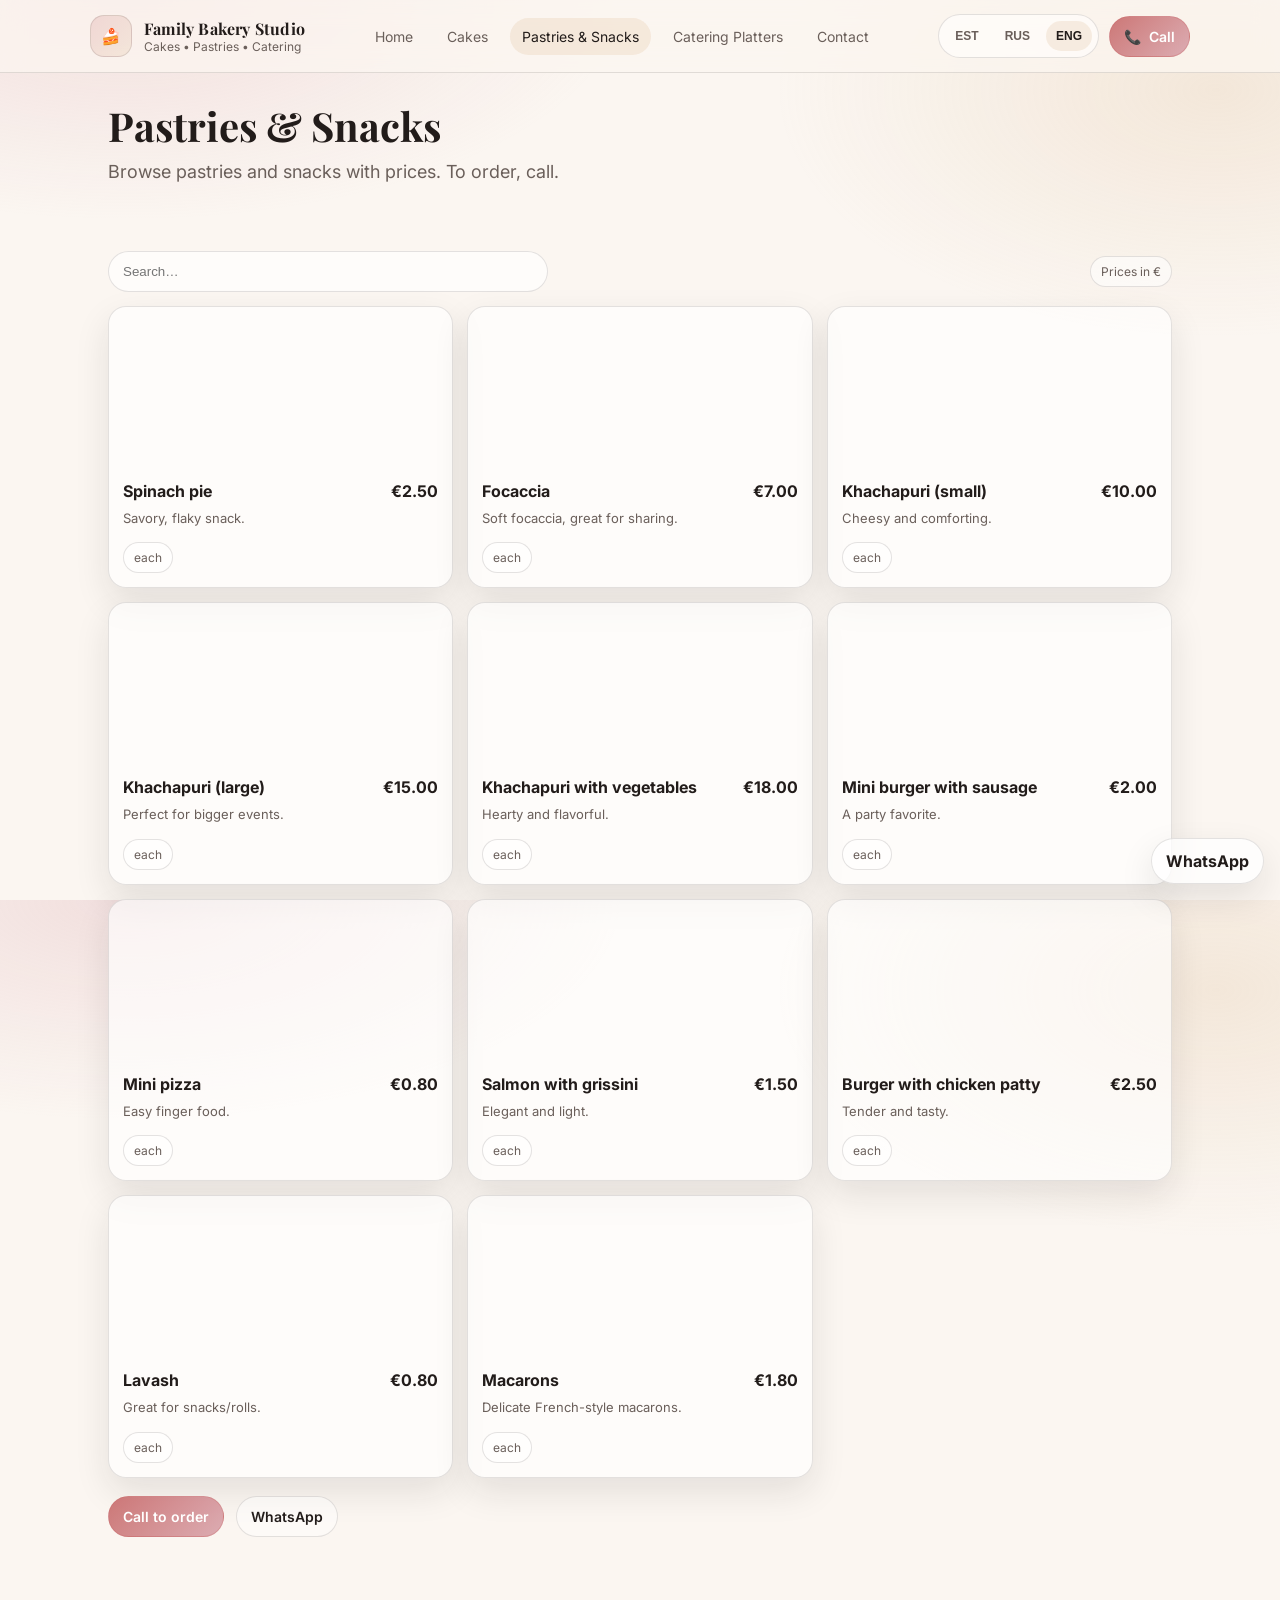
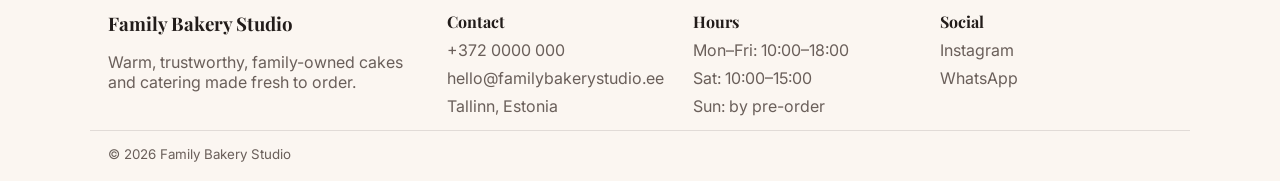
<file: pastries.html>
<!doctype html>
<html lang="en" data-lang>
<head>
  <meta charset="utf-8" />
  <meta name="viewport" content="width=device-width, initial-scale=1" />
  <title data-i18n="meta.title.pastries">Pastries & Snacks — Family Bakery Studio</title>
  <meta name="description" content="Browse pastries and snacks with prices and photos." data-i18n-attr="content" data-i18n="meta.desc.pastries" />
  <link rel="preconnect" href="https://fonts.googleapis.com">
  <link rel="preconnect" href="https://fonts.gstatic.com" crossorigin>
  <link href="https://fonts.googleapis.com/css2?family=Playfair+Display:wght@500;600;700&family=Inter:wght@300;400;500;600&display=swap" rel="stylesheet">
  <link rel="stylesheet" href="assets/css/styles.css" />
  <link rel="icon" href="assets/img/favicon.svg" type="image/svg+xml" />
</head>
<body>
  <a class="skip-link" href="#main" data-i18n="a.skip">Skip to content</a>

  <header class="site-header" data-header>
    <div class="container header-inner">
      <a class="brand" href="index.html" aria-label="Go to homepage">
        <span class="brand-mark" aria-hidden="true">🍰</span>
        <span class="brand-text">
          <span class="brand-name" data-i18n="brand.name">Family Bakery Studio</span>
          <span class="brand-tag" data-i18n="brand.tag">Cakes • Pastries • Catering</span>
        </span>
      </a>

      <nav class="nav" aria-label="Primary">
        <button class="nav-toggle" type="button" data-nav-toggle aria-expanded="false" aria-controls="nav-menu">
          <span class="nav-toggle-lines" aria-hidden="true"></span>
          <span class="sr-only" data-i18n="nav.menu">Menu</span>
        </button>

        <div class="nav-menu" id="nav-menu" data-nav-menu>
          <a href="index.html" class="nav-link" data-i18n="nav.home">Home</a>
          <a href="cakes.html" class="nav-link" data-i18n="nav.cakes">Cakes</a>
          <a href="pastries.html" class="nav-link is-active" data-i18n="nav.pastries">Pastries & Snacks</a>
          <a href="platters.html" class="nav-link" data-i18n="nav.platters">Catering Platters</a>
          <a href="contact.html" class="nav-link" data-i18n="nav.contact">Contact</a>
        </div>
      </nav>

      <div class="header-actions">
        <div class="lang" role="group" aria-label="Language">
          <button class="lang-btn" type="button" data-lang-btn data-lang-value="et">EST</button>
          <button class="lang-btn" type="button" data-lang-btn data-lang-value="ru">RUS</button>
          <button class="lang-btn" type="button" data-lang-btn data-lang-value="en">ENG</button>
        </div>
        <a class="btn btn-primary" href="#" data-call>
          <span aria-hidden="true">📞</span>
          <span data-i18n="cta.call">Call</span>
        </a>
      </div>
    </div>
  </header>

  <main id="main" class="page">
    <section class="page-hero">
      <div class="container">
        <h1 data-i18n="nav.pastries">Pastries & Snacks</h1>
        <p class="lead" data-i18n="pastries.lead">Browse pastries and snacks with prices. To order, call or message.</p>
      </div>
    </section>

    <section class="section">
      <div class="container">
        <div class="toolbar">
          <div class="search">
            <label class="sr-only" for="search" data-i18n="search.label">Search</label>
            <input id="search" type="search" placeholder="Search…" data-i18n-attr="placeholder" data-i18n="search.placeholder" data-search />
          </div>
          <div class="pill small" data-i18n="prices.eur">Prices in €</div>
        </div>

        <div class="grid cards" data-products data-category="pastries"></div>

        <div class="section-actions">
          <a class="btn btn-primary" href="#" data-call data-i18n="cta.callNow">Call to order</a>
          <a class="btn btn-ghost" href="#" data-whatsapp data-i18n="cta.whatsapp">WhatsApp</a>
        </div>
      </div>
    </section>
  </main>

  <a class="whatsapp" href="#" data-whatsapp aria-label="Contact us on WhatsApp">
    <span aria-hidden="true">WhatsApp</span>
  </a>

  <footer class="site-footer">
    <div class="container footer-grid">
      <div>
        <h3 data-i18n="brand.name">Family Bakery Studio</h3>
        <p class="muted" data-i18n="footer.about">Warm, trustworthy, family-owned cakes and catering made fresh to order.</p>
      </div>
      <div>
        <h4 data-i18n="footer.contact">Contact</h4>
        <ul class="footer-list">
          <li><a href="#" data-call>+372 0000 000</a></li>
          <li><a href="mailto:hello@familybakerystudio.ee">hello@familybakerystudio.ee</a></li>
          <li class="muted" data-i18n="footer.location">Tallinn, Estonia</li>
        </ul>
      </div>
      <div>
        <h4 data-i18n="footer.hours">Hours</h4>
        <ul class="footer-list">
          <li data-i18n="footer.h1">Mon–Fri: 10:00–18:00</li>
          <li data-i18n="footer.h2">Sat: 10:00–15:00</li>
          <li data-i18n="footer.h3">Sun: by pre-order</li>
        </ul>
      </div>
      <div>
        <h4 data-i18n="footer.social">Social</h4>
        <ul class="footer-list">
          <li><a href="#" data-instagram>Instagram</a></li>
          <li><a href="#" data-whatsapp data-i18n="cta.whatsapp">WhatsApp</a></li>
        </ul>
      </div>
    </div>
    <div class="container footer-bottom">
      <small class="muted">© <span data-year></span> <span data-i18n="brand.name">Family Bakery Studio</span></small>
    </div>
  </footer>

  <script src="assets/js/data.js"></script>
  <script src="assets/js/ui.js"></script>
</body>
</html>
</file>
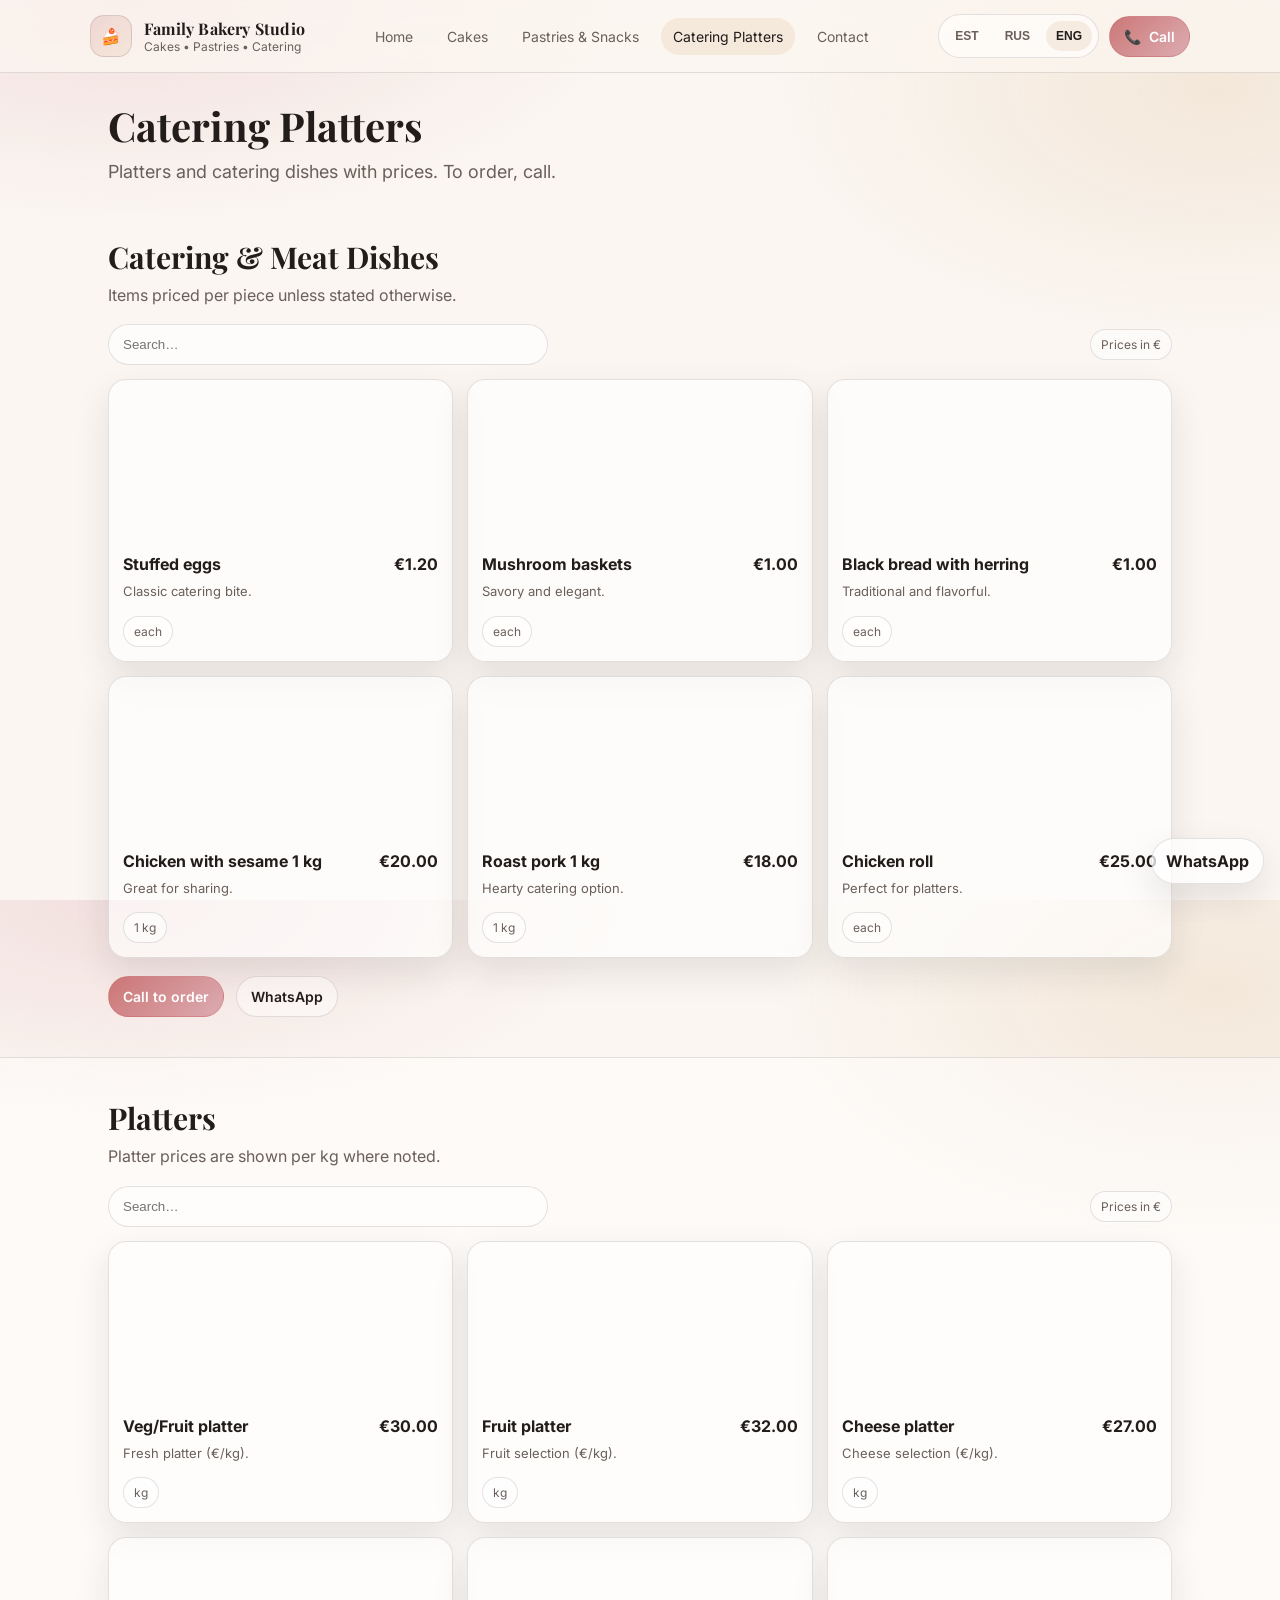
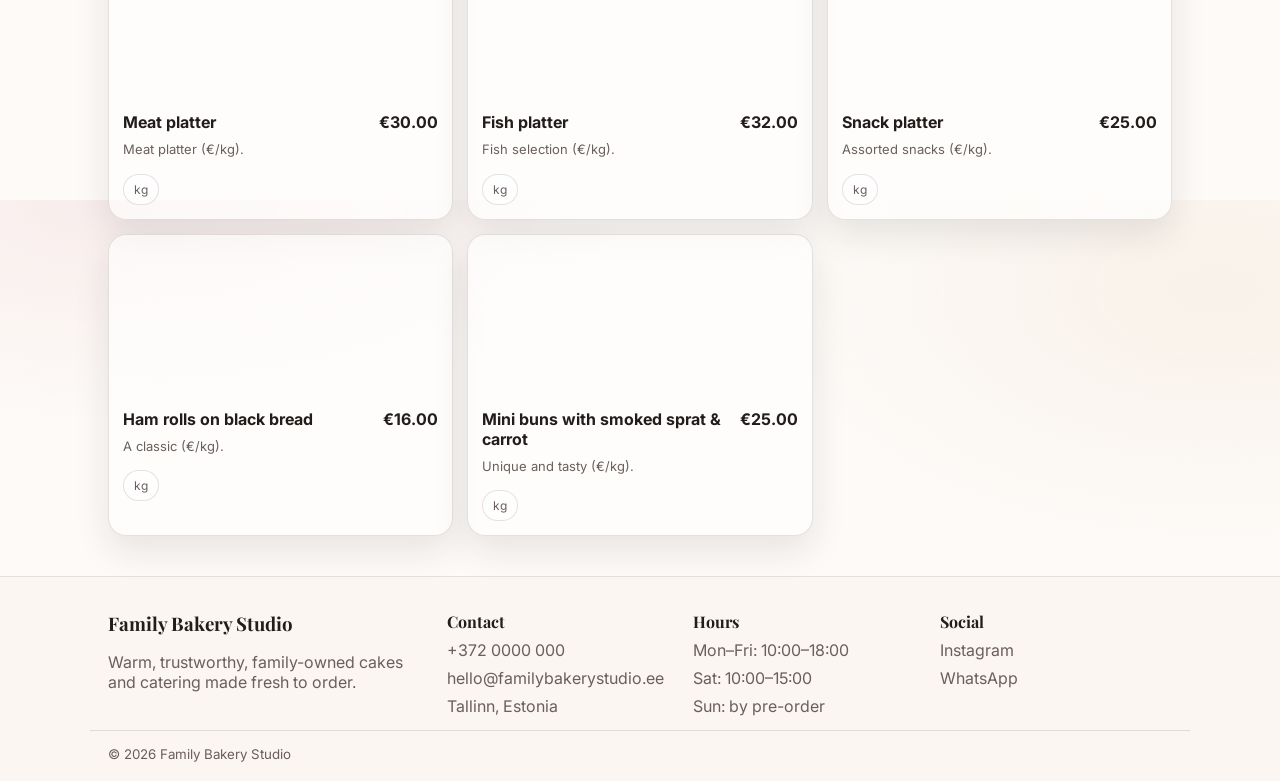
<file: platters.html>
<!doctype html>
<html lang="en" data-lang>
<head>
  <meta charset="utf-8" />
  <meta name="viewport" content="width=device-width, initial-scale=1" />
  <title data-i18n="meta.title.platters">Catering Platters — Family Bakery Studio</title>
  <meta name="description" content="Browse catering platters and dishes with prices and photos." data-i18n-attr="content" data-i18n="meta.desc.platters" />
  <link rel="preconnect" href="https://fonts.googleapis.com">
  <link rel="preconnect" href="https://fonts.gstatic.com" crossorigin>
  <link href="https://fonts.googleapis.com/css2?family=Playfair+Display:wght@500;600;700&family=Inter:wght@300;400;500;600&display=swap" rel="stylesheet">
  <link rel="stylesheet" href="assets/css/styles.css" />
  <link rel="icon" href="assets/img/favicon.svg" type="image/svg+xml" />
</head>
<body>
  <a class="skip-link" href="#main" data-i18n="a.skip">Skip to content</a>

  <header class="site-header" data-header>
    <div class="container header-inner">
      <a class="brand" href="index.html" aria-label="Go to homepage">
        <span class="brand-mark" aria-hidden="true">🍰</span>
        <span class="brand-text">
          <span class="brand-name" data-i18n="brand.name">Family Bakery Studio</span>
          <span class="brand-tag" data-i18n="brand.tag">Cakes • Pastries • Catering</span>
        </span>
      </a>

      <nav class="nav" aria-label="Primary">
        <button class="nav-toggle" type="button" data-nav-toggle aria-expanded="false" aria-controls="nav-menu">
          <span class="nav-toggle-lines" aria-hidden="true"></span>
          <span class="sr-only" data-i18n="nav.menu">Menu</span>
        </button>

        <div class="nav-menu" id="nav-menu" data-nav-menu>
          <a href="index.html" class="nav-link" data-i18n="nav.home">Home</a>
          <a href="cakes.html" class="nav-link" data-i18n="nav.cakes">Cakes</a>
          <a href="pastries.html" class="nav-link" data-i18n="nav.pastries">Pastries & Snacks</a>
          <a href="platters.html" class="nav-link is-active" data-i18n="nav.platters">Catering Platters</a>
          <a href="contact.html" class="nav-link" data-i18n="nav.contact">Contact</a>
        </div>
      </nav>

      <div class="header-actions">
        <div class="lang" role="group" aria-label="Language">
          <button class="lang-btn" type="button" data-lang-btn data-lang-value="et">EST</button>
          <button class="lang-btn" type="button" data-lang-btn data-lang-value="ru">RUS</button>
          <button class="lang-btn" type="button" data-lang-btn data-lang-value="en">ENG</button>
        </div>
        <a class="btn btn-primary" href="#" data-call>
          <span aria-hidden="true">📞</span>
          <span data-i18n="cta.call">Call</span>
        </a>
      </div>
    </div>
  </header>

  <main id="main" class="page">
    <section class="page-hero">
      <div class="container">
        <h1 data-i18n="nav.platters">Catering Platters</h1>
        <p class="lead" data-i18n="platters.lead">Platters and catering dishes with prices. To order, call or message.</p>
      </div>
    </section>

    <section class="section">
      <div class="container">
        <div class="section-head">
          <h2 data-i18n="platters.section.catering">Catering & Meat Dishes</h2>
          <p class="muted" data-i18n="platters.section.cateringDesc">Items priced per piece unless stated otherwise.</p>
        </div>
        <div class="toolbar">
          <div class="search">
            <label class="sr-only" for="search1" data-i18n="search.label">Search</label>
            <input id="search1" type="search" placeholder="Search…" data-i18n-attr="placeholder" data-i18n="search.placeholder" data-search data-search-scope="catering" />
          </div>
          <div class="pill small" data-i18n="prices.eur">Prices in €</div>
        </div>
        <div class="grid cards" data-products data-category="catering"></div>

        <div class="section-actions">
          <a class="btn btn-primary" href="#" data-call data-i18n="cta.callNow">Call to order</a>
          <a class="btn btn-ghost" href="#" data-whatsapp data-i18n="cta.whatsapp">WhatsApp</a>
        </div>
      </div>
    </section>

    <section class="section section-alt">
      <div class="container">
        <div class="section-head">
          <h2 data-i18n="platters.section.platters">Platters</h2>
          <p class="muted" data-i18n="platters.section.plattersDesc">Platter prices are shown per kg where noted.</p>
        </div>
        <div class="toolbar">
          <div class="search">
            <label class="sr-only" for="search2" data-i18n="search.label">Search</label>
            <input id="search2" type="search" placeholder="Search…" data-i18n-attr="placeholder" data-i18n="search.placeholder" data-search data-search-scope="platters" />
          </div>
          <div class="pill small" data-i18n="prices.eur">Prices in €</div>
        </div>
        <div class="grid cards" data-products data-category="platters"></div>
      </div>
    </section>
  </main>

  <a class="whatsapp" href="#" data-whatsapp aria-label="Contact us on WhatsApp">
    <span aria-hidden="true">WhatsApp</span>
  </a>

  <footer class="site-footer">
    <div class="container footer-grid">
      <div>
        <h3 data-i18n="brand.name">Family Bakery Studio</h3>
        <p class="muted" data-i18n="footer.about">Warm, trustworthy, family-owned cakes and catering made fresh to order.</p>
      </div>
      <div>
        <h4 data-i18n="footer.contact">Contact</h4>
        <ul class="footer-list">
          <li><a href="#" data-call>+372 0000 000</a></li>
          <li><a href="mailto:hello@familybakerystudio.ee">hello@familybakerystudio.ee</a></li>
          <li class="muted" data-i18n="footer.location">Tallinn, Estonia</li>
        </ul>
      </div>
      <div>
        <h4 data-i18n="footer.hours">Hours</h4>
        <ul class="footer-list">
          <li data-i18n="footer.h1">Mon–Fri: 10:00–18:00</li>
          <li data-i18n="footer.h2">Sat: 10:00–15:00</li>
          <li data-i18n="footer.h3">Sun: by pre-order</li>
        </ul>
      </div>
      <div>
        <h4 data-i18n="footer.social">Social</h4>
        <ul class="footer-list">
          <li><a href="#" data-instagram>Instagram</a></li>
          <li><a href="#" data-whatsapp data-i18n="cta.whatsapp">WhatsApp</a></li>
        </ul>
      </div>
    </div>
    <div class="container footer-bottom">
      <small class="muted">© <span data-year></span> <span data-i18n="brand.name">Family Bakery Studio</span></small>
    </div>
  </footer>

  <script src="assets/js/data.js"></script>
  <script src="assets/js/ui.js"></script>
</body>
</html>
</file>
<file: assets/css/styles.css>
:root{
  --bg:#fbf6f1;
  --surface:#fffaf6;
  --surface-2:#fff2ee;
  --text:#221c1a;
  --muted:#6a5f5a;
  --border:rgba(34,28,26,.12);
  --shadow:0 14px 35px rgba(34,28,26,.10);
  --brand:#c86c6c;
  --brand-2:#d9a5ad;
  --accent:#d9b68c;
  --danger:#b23a3a;
  --radius:18px;
  --radius-sm:12px;
  --container:1100px;
  --font-serif:"Playfair Display", serif;
  --font-sans:Inter, system-ui, -apple-system, Segoe UI, Roboto, Arial, sans-serif;
}

*{box-sizing:border-box}
html,body{height:100%}
body{
  margin:0;
  font-family:var(--font-sans);
  color:var(--text);
  background:
    radial-gradient(900px 400px at 10% 0%, rgba(217,165,173,.28), transparent 55%),
    radial-gradient(800px 450px at 95% 10%, rgba(217,182,140,.23), transparent 55%),
    var(--bg);
}
img{max-width:100%;display:block}
a{color:inherit}

.container{max-width:var(--container);margin:0 auto;padding:0 18px}

.skip-link{position:absolute;left:-999px;top:8px;background:#fff;padding:10px 12px;border-radius:10px;box-shadow:var(--shadow)}
.skip-link:focus{left:10px;z-index:9999}

.sr-only{position:absolute;width:1px;height:1px;padding:0;margin:-1px;overflow:hidden;clip:rect(0,0,0,0);white-space:nowrap;border:0}

.site-header{
  position:sticky;top:0;z-index:50;
  backdrop-filter:saturate(1.2) blur(12px);
  background:rgba(251,246,241,.75);
  border-bottom:1px solid var(--border);
}
.header-inner{display:flex;align-items:center;justify-content:space-between;gap:16px;padding:14px 0}

.brand{display:flex;align-items:center;gap:12px;text-decoration:none}
.brand-mark{width:42px;height:42px;border-radius:14px;display:grid;place-items:center;background:linear-gradient(135deg, rgba(200,108,108,.20), rgba(217,182,140,.20));border:1px solid var(--border)}
.brand-name{display:block;font-family:var(--font-serif);font-weight:700;letter-spacing:.2px}
.brand-tag{display:block;font-size:12px;color:var(--muted)}

.nav{display:flex;align-items:center;gap:12px}
.nav-toggle{display:none;align-items:center;justify-content:center;width:44px;height:44px;border-radius:14px;border:1px solid var(--border);background:rgba(255,255,255,.55)}
.nav-toggle-lines{width:20px;height:12px;position:relative}
.nav-toggle-lines::before,.nav-toggle-lines::after{content:"";position:absolute;left:0;right:0;height:2px;background:var(--text);border-radius:2px}
.nav-toggle-lines::before{top:0}
.nav-toggle-lines::after{bottom:0}

.nav-menu{display:flex;align-items:center;gap:10px}
.nav-link{
  text-decoration:none;
  font-size:14px;
  padding:10px 12px;
  border-radius:999px;
  color:var(--muted);
  transition:background .2s ease, color .2s ease;
}
.nav-link:hover{background:rgba(217,165,173,.18);color:var(--text)}
.nav-link.is-active{background:rgba(217,182,140,.22);color:var(--text)}

.header-actions{display:flex;align-items:center;gap:10px;flex-wrap:wrap;justify-content:flex-end}

.lang{display:inline-flex;align-items:center;gap:6px;padding:6px;border-radius:999px;border:1px solid var(--border);background:rgba(255,255,255,.55)}
.lang-btn{border:0;background:transparent;font-weight:700;font-size:12px;color:var(--muted);padding:8px 10px;border-radius:999px;cursor:pointer}
.lang-btn.is-active{background:rgba(217,182,140,.22);color:var(--text)}

.btn{
  display:inline-flex;align-items:center;justify-content:center;gap:8px;
  padding:11px 14px;
  border-radius:999px;
  border:1px solid var(--border);
  background:rgba(255,255,255,.55);
  text-decoration:none;
  font-weight:600;
  font-size:14px;
  cursor:pointer;
  transition:transform .06s ease, background .2s ease, border-color .2s ease;
}
.btn:active{transform:translateY(1px)}
.btn-primary{background:linear-gradient(135deg, rgba(200,108,108,.92), rgba(217,165,173,.92));border-color:rgba(200,108,108,.35);color:#fff}
.btn-ghost{background:rgba(255,255,255,.45)}
.btn-danger{background:rgba(178,58,58,.1);border-color:rgba(178,58,58,.25);color:var(--danger)}

.pill{display:inline-flex;align-items:center;gap:8px;padding:8px 12px;border-radius:999px;background:rgba(255,255,255,.55);border:1px solid var(--border);color:var(--muted);font-size:13px}
.pill.small{font-size:12px;padding:7px 10px}

.hero{padding:34px 0 14px}
.hero-grid{display:grid;grid-template-columns:1.15fr .85fr;gap:22px;align-items:center}
.hero-copy h1{font-family:var(--font-serif);font-size:44px;line-height:1.07;margin:12px 0 10px}
.lead{color:var(--muted);font-size:18px;line-height:1.6;margin:0}
.hero-cta{display:flex;gap:12px;flex-wrap:wrap;margin-top:18px}
.hero-trust{display:grid;grid-template-columns:repeat(3,1fr);gap:10px;margin-top:18px}
.trust-item{padding:12px 12px;border-radius:16px;background:rgba(255,255,255,.55);border:1px solid var(--border)}
.trust-item strong{display:block;font-size:14px}
.trust-item span{display:block;color:var(--muted);font-size:12px;margin-top:2px}

.hero-media{position:relative}
.photo-grid{display:grid;grid-template-columns:repeat(2,1fr);gap:10px}
.photo{border-radius:var(--radius);border:1px solid var(--border);box-shadow:var(--shadow);min-height:160px;background-image:var(--ph);background-size:cover;background-position:center}
.photo:nth-child(1){grid-column:1 / -1;min-height:230px}

.section{padding:40px 0}
.section-alt{background:rgba(255,255,255,.40);border-top:1px solid var(--border);border-bottom:1px solid var(--border)}
.section-head{display:flex;flex-direction:column;gap:6px;margin-bottom:16px}
.section-head h2{font-family:var(--font-serif);font-size:30px;margin:0}
.section-head p{margin:0;color:var(--muted);line-height:1.6}
.section-actions{display:flex;gap:12px;flex-wrap:wrap;margin-top:18px}

.page-hero{padding:26px 0 10px}
.page-hero h1{font-family:var(--font-serif);font-size:40px;margin:0 0 6px}
.page-hero p{margin:0;color:var(--muted);line-height:1.6}

.grid{display:grid;gap:14px}
.cards{grid-template-columns:repeat(3,1fr)}

.card{
  border-radius:var(--radius);
  border:1px solid var(--border);
  background:rgba(255,255,255,.62);
  box-shadow:var(--shadow);
  overflow:hidden;
  display:flex;
  flex-direction:column;
}
.card-media{height:160px;background-image:var(--img);background-size:cover;background-position:center}
.card-body{padding:14px}
.card-title{display:flex;justify-content:space-between;gap:12px;align-items:flex-start}
.card h3{font-size:16px;margin:0;line-height:1.25}
.price{font-weight:700;white-space:nowrap}
.desc{color:var(--muted);font-size:13px;line-height:1.5;margin:8px 0 0}

.toolbar{display:flex;gap:12px;align-items:center;justify-content:space-between;margin:14px 0}
.search input{width:min(440px, 70vw);padding:12px 14px;border-radius:999px;border:1px solid var(--border);background:rgba(255,255,255,.65)}

.two-col{display:grid;grid-template-columns:1.05fr .95fr;gap:16px;align-items:start}
.panel{border-radius:var(--radius);border:1px solid var(--border);background:rgba(255,255,255,.62);box-shadow:var(--shadow);padding:16px}
.panel h3{font-family:var(--font-serif);margin:0 0 6px;font-size:22px}
.note{color:var(--muted);font-size:12px;line-height:1.5;margin:10px 0 0}

.reviews{grid-template-columns:repeat(3,1fr)}
.review{border-radius:var(--radius);border:1px solid var(--border);background:rgba(255,255,255,.62);box-shadow:var(--shadow);padding:16px}
.review-text{margin:0;color:var(--text);line-height:1.65}
.review-meta{margin:10px 0 0;color:var(--muted);font-size:13px}

.cta-banner{display:flex;align-items:center;justify-content:space-between;gap:14px;border-radius:var(--radius);border:1px solid var(--border);background:linear-gradient(135deg, rgba(200,108,108,.12), rgba(217,182,140,.12));box-shadow:var(--shadow);padding:18px}
.cta-actions{display:flex;gap:10px;flex-wrap:wrap}

.tiles{grid-template-columns:repeat(3,1fr)}
.tile{border-radius:var(--radius);border:1px solid var(--border);box-shadow:var(--shadow);background-image:var(--img);background-size:cover;background-position:center;min-height:180px;display:flex;align-items:flex-end;overflow:hidden;text-decoration:none}
.tile-body{padding:14px;width:100%;background:linear-gradient(180deg, transparent, rgba(34,28,26,.55));color:#fff}
.tile-body h3{margin:0;font-family:var(--font-serif);font-size:22px}
.tile-body .muted{color:rgba(255,255,255,.85);margin:6px 0 0}

.site-footer{padding:34px 0 18px}
.footer-grid{display:grid;grid-template-columns:1.4fr 1fr 1fr 1fr;gap:14px}
.site-footer h3,.site-footer h4{font-family:var(--font-serif);margin:0 0 8px}
.footer-list{list-style:none;margin:0;padding:0;display:grid;gap:8px;color:var(--muted)}
.footer-list a{text-decoration:none}
.footer-list a:hover{text-decoration:underline}
.footer-bottom{margin-top:14px;padding-top:12px;border-top:1px solid var(--border)}
.muted{color:var(--muted)}

.whatsapp{
  position:fixed;right:16px;bottom:16px;z-index:60;
  padding:12px 14px;border-radius:999px;
  background:rgba(255,255,255,.75);
  border:1px solid var(--border);
  box-shadow:var(--shadow);
  text-decoration:none;
  font-weight:700;
}

@media (max-width: 920px){
  .hero-grid{grid-template-columns:1fr;}
  .hero-copy h1{font-size:38px}
  .cards{grid-template-columns:repeat(2,1fr)}
  .tiles{grid-template-columns:1fr}
  .reviews{grid-template-columns:1fr}
  .footer-grid{grid-template-columns:1fr 1fr}
}

@media (max-width: 640px){
  .nav-toggle{display:inline-flex}
  .nav-menu{display:none;position:absolute;right:18px;top:70px;flex-direction:column;align-items:stretch;min-width:220px;padding:10px;border-radius:18px;border:1px solid var(--border);background:rgba(255,255,255,.92);box-shadow:var(--shadow)}
  .nav-menu.is-open{display:flex}
  .nav-link{border-radius:14px}
  .hero-copy h1{font-size:34px}
  .hero-trust{grid-template-columns:1fr}
  .cards{grid-template-columns:1fr}
  .two-col{grid-template-columns:1fr}
  .footer-grid{grid-template-columns:1fr}
}
</file>
